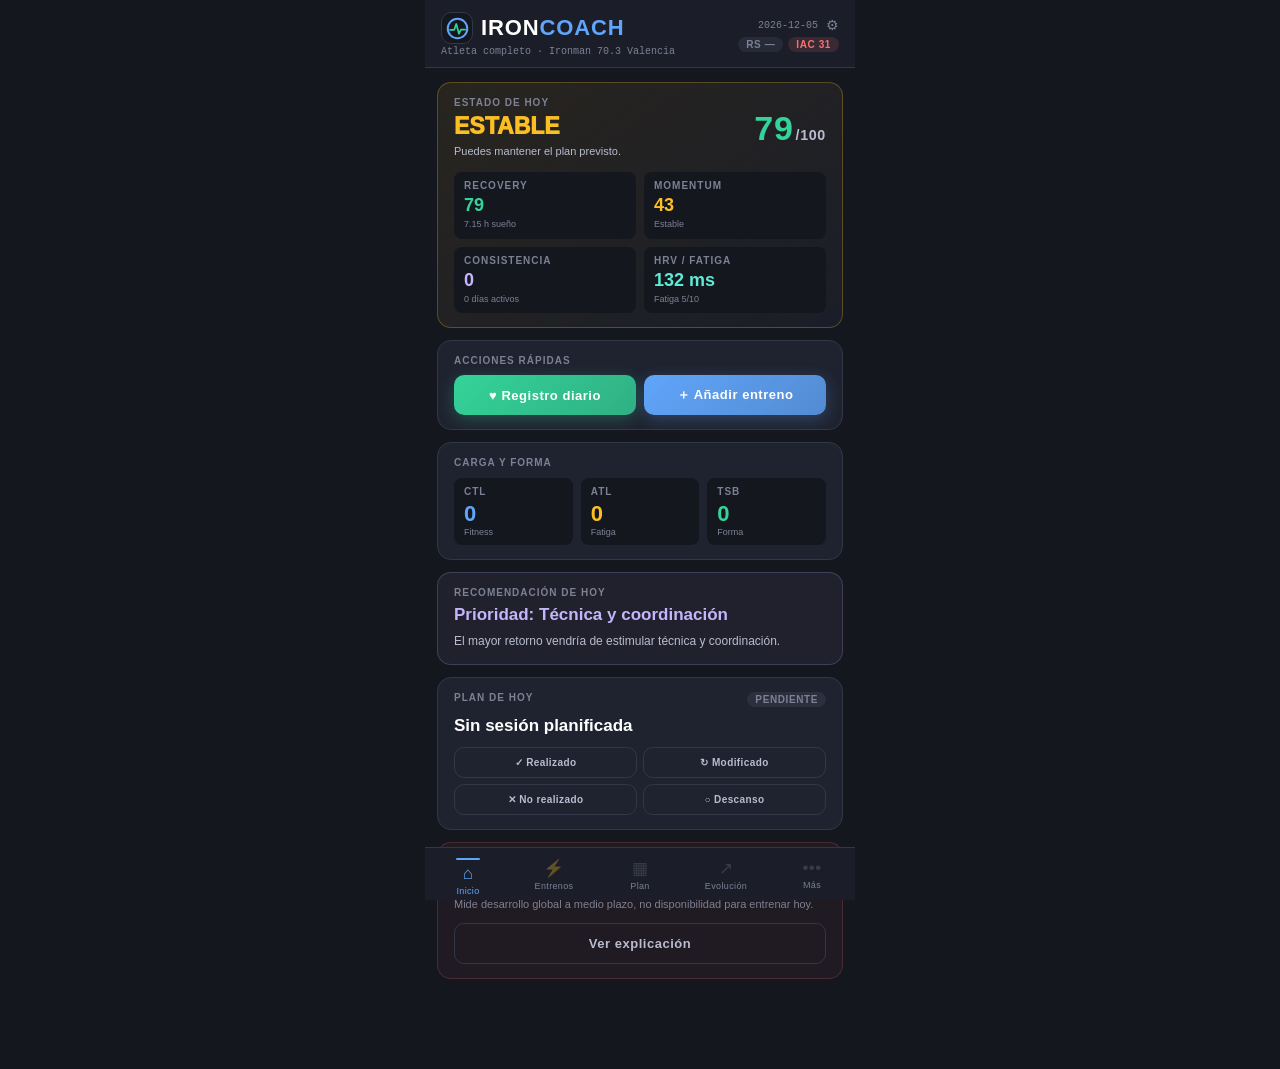
<file: index.html>
<!DOCTYPE html>
<html lang="es">
<head>
<meta charset="UTF-8">
<meta name="viewport" content="width=device-width,initial-scale=1,maximum-scale=1,user-scalable=no,viewport-fit=cover">
<meta name="apple-mobile-web-app-capable" content="yes">
<meta name="apple-mobile-web-app-status-bar-style" content="black-translucent">
<meta name="apple-mobile-web-app-title" content="IronCoach">
<meta name="theme-color" content="#15171f">
<meta name="mobile-web-app-capable" content="yes">
<link rel="manifest" href="./manifest.webmanifest">
<link rel="apple-touch-icon" href="./icon.svg">
<link rel="icon" href="./icon.svg">
<link rel="stylesheet" href="./styles.css">
<title>IronCoach</title>
</head>
<body>
<div class="app" id="app"></div>
<script src="./app.js" defer></script>
</body>
</html>
</file>
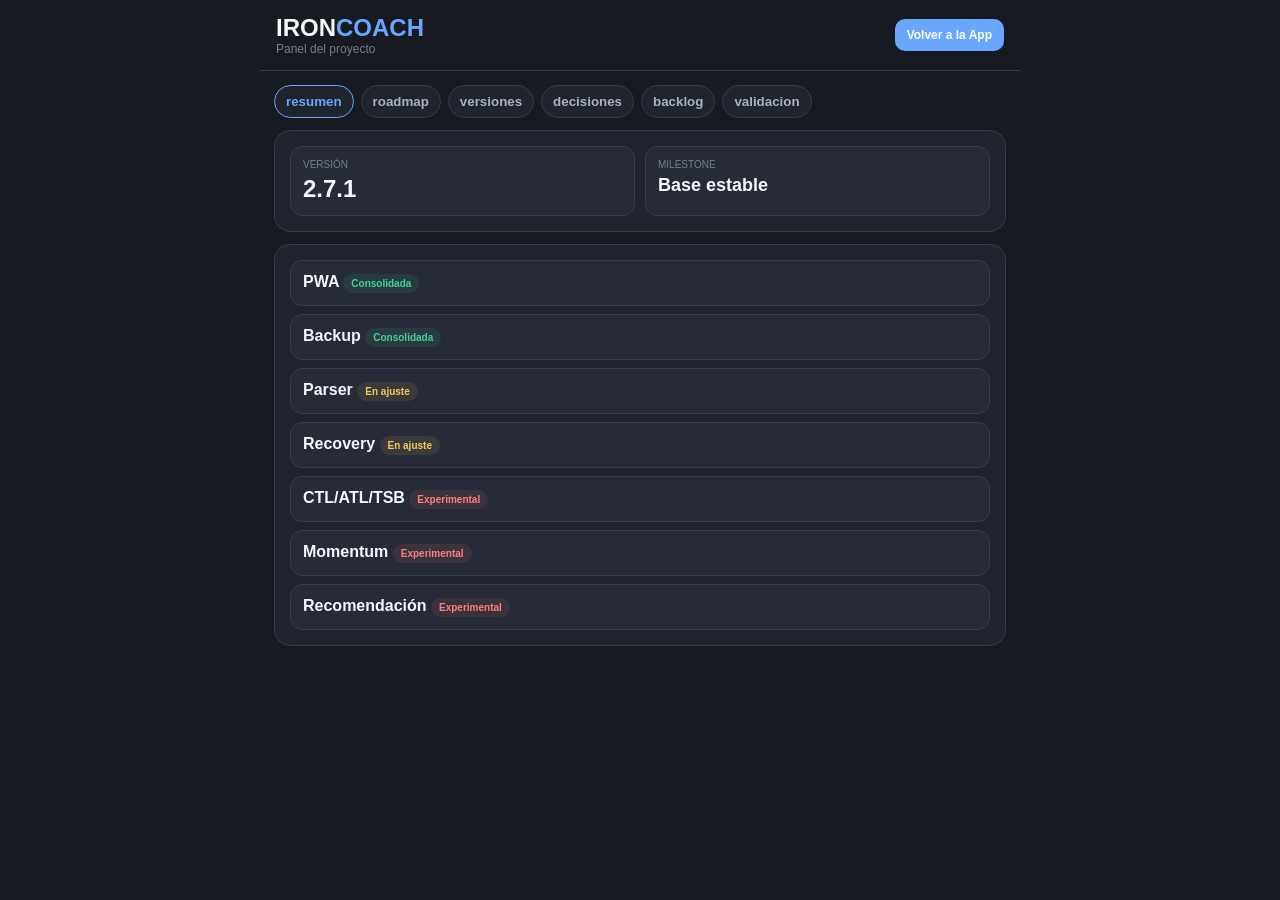
<file: project.html>
<!doctype html><html lang="es"><head><meta charset="utf-8"><meta name="viewport" content="width=device-width,initial-scale=1"><meta name="theme-color" content="#171a21"><title>IronCoach Project</title><link rel="stylesheet" href="./project.css"></head><body><div class="app"><header class="header"><div><div class="logo">IRON<span>COACH</span></div><div class="sub">Panel del proyecto</div></div><a class="back" href="./">Volver a la App</a></header><main id="projectApp" class="content"></main></div><script src="./project.js"></script></body></html>
</file>
<file: styles.css>
*{box-sizing:border-box;margin:0;padding:0;-webkit-tap-highlight-color:transparent}
html,body{height:100%;background:#15171f;color:#ffffff;font-family:-apple-system,BlinkMacSystemFont,'Segoe UI',sans-serif;overscroll-behavior:none}
input,select,textarea,button{font-family:inherit}
input[type=range]{-webkit-appearance:none;appearance:none;height:4px;border-radius:4px;outline:none;width:100%;cursor:pointer}
input[type=range]::-webkit-slider-thumb{-webkit-appearance:none;width:20px;height:20px;border-radius:50%;cursor:pointer}
input[type=number]::-webkit-inner-spin-button{display:none}
textarea{resize:none}
::-webkit-scrollbar{width:3px}
::-webkit-scrollbar-thumb{background:#323748;border-radius:2px}
.app{max-width:430px;margin:0 auto;min-height:100vh;background:#15171f;display:flex;flex-direction:column;position:relative}
.header{padding:12px 16px 10px;background:#1b1e29;border-bottom:1px solid #323748;position:sticky;top:0;z-index:50;display:flex;justify-content:space-between;align-items:center}
.logo{font-size:24px;font-weight:900;letter-spacing:.04em;line-height:1}
.content{flex:1;padding:14px 12px 90px;overflow-y:auto;-webkit-overflow-scrolling:touch}
.nav{position:fixed;bottom:0;left:50%;transform:translateX(-50%);width:100%;max-width:430px;background:#1b1e29;border-top:1px solid #323748;display:flex;padding:6px 0 env(safe-area-inset-bottom,14px);z-index:50}
.navbtn{flex:1;background:none;border:none;display:flex;flex-direction:column;align-items:center;gap:2px;cursor:pointer;padding:4px 2px;color:#7c8194;font-size:9px;letter-spacing:.04em}
.navbtn.active{color:#60a5fa}
.navbtn .dot{width:24px;height:2px;background:#60a5fa;border-radius:1px;margin-bottom:2px}
.card{background:#1f2330;border:1px solid #323748;border-radius:14px;padding:14px 16px;margin-bottom:0}
.lbl{font-size:10px;font-weight:600;letter-spacing:.1em;color:#7c8194;text-transform:uppercase;display:block;margin-bottom:4px}
.big{font-size:30px;font-weight:900;line-height:1;letter-spacing:.02em}
.pill{font-size:10px;font-weight:700;padding:2px 8px;border-radius:20px;text-transform:uppercase;display:inline-block;letter-spacing:.06em}
.bar-wrap{height:6px;background:#323748;border-radius:6px;overflow:hidden}
.bar-fill{height:100%;border-radius:6px;transition:width .7s ease}
.inp{width:100%;background:#15171f;border:1px solid #323748;border-radius:8px;padding:9px 11px;color:#ffffff;font-size:14px;outline:none}
.inp:focus{border-color:#60a5fa}
.sel{width:100%;background:#15171f;border:1px solid #323748;border-radius:8px;padding:9px 11px;color:#ffffff;font-size:14px;outline:none}
.btn{border:none;border-radius:10px;padding:12px 20px;font-size:13px;font-weight:700;cursor:pointer;letter-spacing:.04em;width:100%;transition:opacity .15s}
.btn:active{opacity:.8}
.btn-sec{background:transparent;border:1px solid #323748;color:#b8bcce}
.grid2{display:grid;grid-template-columns:1fr 1fr;gap:10px}
.grid3{display:grid;grid-template-columns:1fr 1fr 1fr;gap:8px}
.divider{height:1px;background:#323748;margin:6px 0}
.tabs{display:flex;gap:4px;background:#1f2330;border-radius:12px;padding:4px;margin-bottom:12px}
.tab{flex:1;padding:8px 4px;border-radius:9px;border:none;font-size:12px;font-weight:600;cursor:pointer;transition:all .2s;background:transparent;color:#7c8194}
.tab.active{background:#60a5fa;color:#fff}
.alert{border-radius:12px;padding:12px 14px;display:flex;gap:10px;margin-bottom:0}
.wk-bars{display:flex;gap:4px;align-items:flex-end;height:56px}
.wk-bar-col{flex:1;display:flex;flex-direction:column;align-items:center;gap:3px}
.sld-row{display:flex;justify-content:space-between;align-items:center;margin-bottom:4px}
.hist-row{display:flex;gap:10px;align-items:center;padding:8px 0;border-bottom:1px solid #323748}
.wk-item{background:#15171f;border-radius:10px;padding:10px 12px;margin-bottom:8px}
.wk-chips{display:flex;gap:8px;flex-wrap:wrap;margin-top:4px}
.chip{font-size:12px;font-family:monospace}
.parse-box{background:#c4b5fd11;border:1px solid #c4b5fd33;border-radius:8px;padding:10px 12px;margin-top:8px}
.parse-chips{display:flex;gap:6px;flex-wrap:wrap;margin-top:6px}
.parse-chip{font-size:11px;color:#b8bcce;background:#1b1e29;padding:2px 6px;border-radius:4px;font-family:monospace}
.metric-mini{background:#15171f;border-radius:8px;padding:8px 10px}
.prog-seg{padding:12px 0;border-bottom:1px solid #323748}
.gauge-wrap{position:relative;width:100px;height:58px}
.iri-wrap{position:relative;width:84px;height:84px}
.spark-canvas{display:block}
.today-dot{position:absolute;top:-3px;left:50%;transform:translateX(-50%);width:5px;height:5px;border-radius:50%;background:#60a5fa}
@media(prefers-color-scheme:light){html,body{background:#15171f}}
</file>
<file: project.css>
body{margin:0;background:#171a21;color:#f5f7fb;font-family:-apple-system,BlinkMacSystemFont,"Segoe UI",sans-serif}.app{max-width:760px;margin:auto}.header{position:sticky;top:0;background:#171a21ee;border-bottom:1px solid #363d4d;padding:14px 16px;display:flex;justify-content:space-between;align-items:center}.logo{font-size:24px;font-weight:900}.logo span{color:#69a7ff}.sub{font-size:12px;color:#747d91}.back{background:#69a7ff;color:white;text-decoration:none;padding:9px 12px;border-radius:10px;font-weight:800;font-size:12px}.content{padding:14px}.tabs{display:flex;gap:7px;overflow:auto;margin-bottom:12px}.tabs button{background:#20242e;border:1px solid #363d4d;color:#aab1c2;border-radius:999px;padding:8px 11px;font-weight:800}.tabs button.active{color:#69a7ff;border-color:#69a7ff}.card{background:#20242e;border:1px solid #363d4d;border-radius:16px;padding:15px;margin-bottom:12px}.grid{display:grid;grid-template-columns:1fr 1fr;gap:10px}.metric,.item{background:#262b37;border:1px solid #363d4d;border-radius:12px;padding:12px}.k{font-size:10px;color:#747d91;text-transform:uppercase}.v{font-size:24px;font-weight:900;margin-top:5px}.meta{font-size:11px;color:#aab1c2;margin-top:4px}.list{display:flex;flex-direction:column;gap:8px}.bar{height:8px;background:#141720;border-radius:8px;overflow:hidden}.bar span{display:block;height:100%;background:#69a7ff}.pill{display:inline-block;padding:4px 8px;border-radius:999px;font-size:10px;font-weight:800}.green{color:#45d19a;background:#45d19a18}.amber{color:#f6c85f;background:#f6c85f18}.red{color:#ff7f7f;background:#ff7f7f18}.blue{color:#69a7ff;background:#69a7ff18}@media(max-width:560px){.grid{grid-template-columns:1fr}}
</file>
